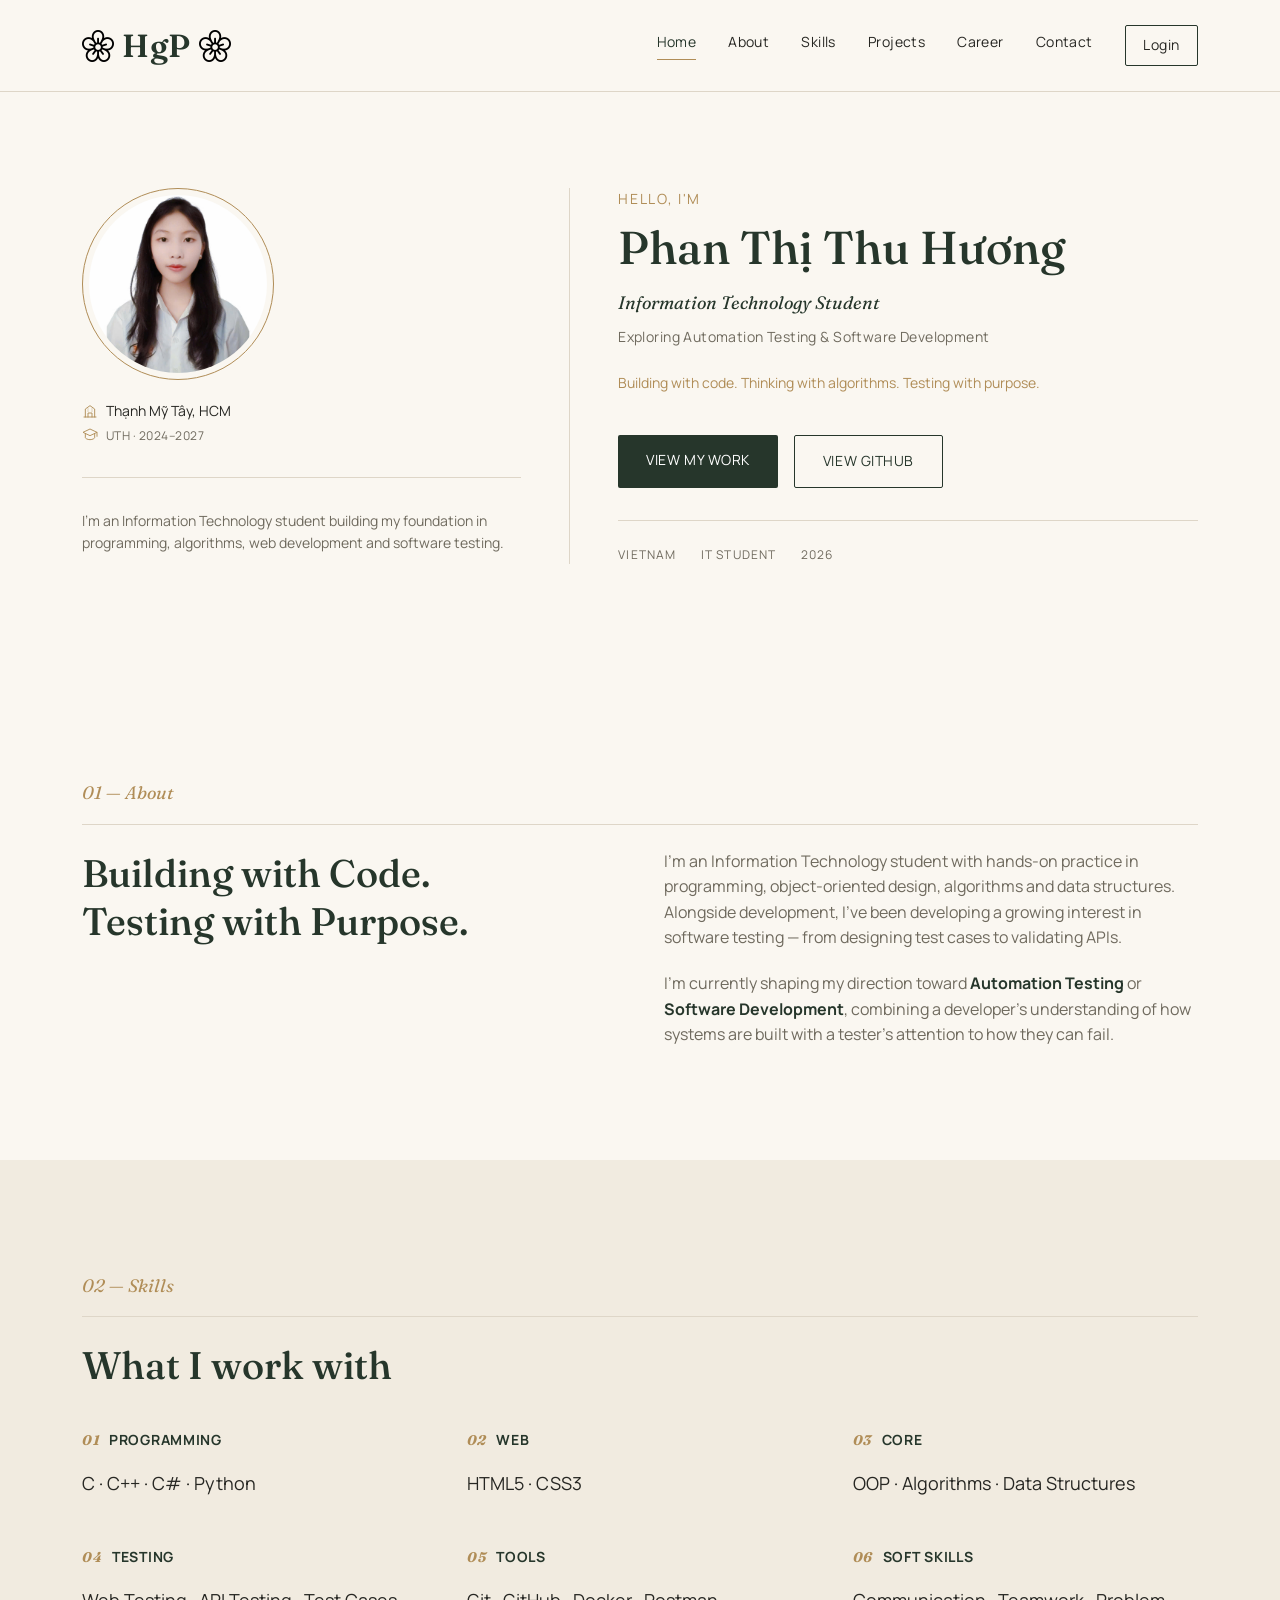
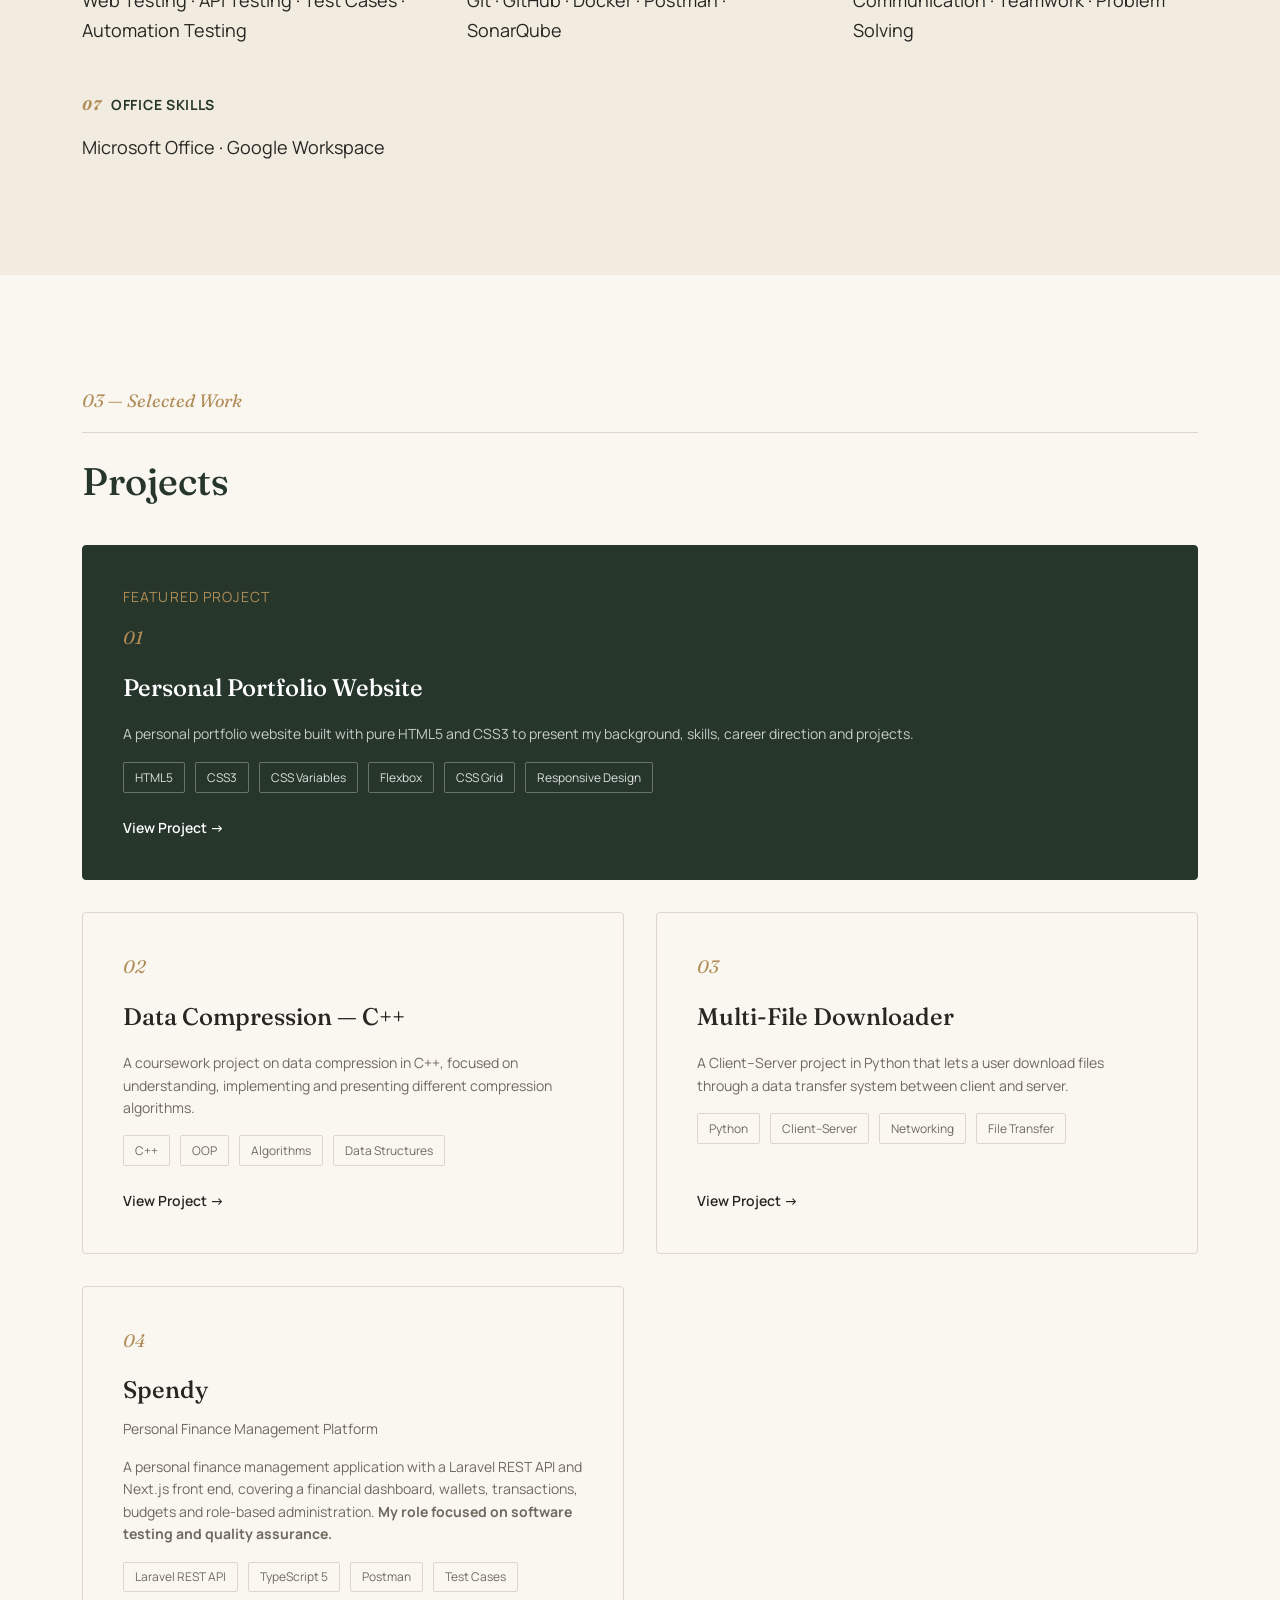
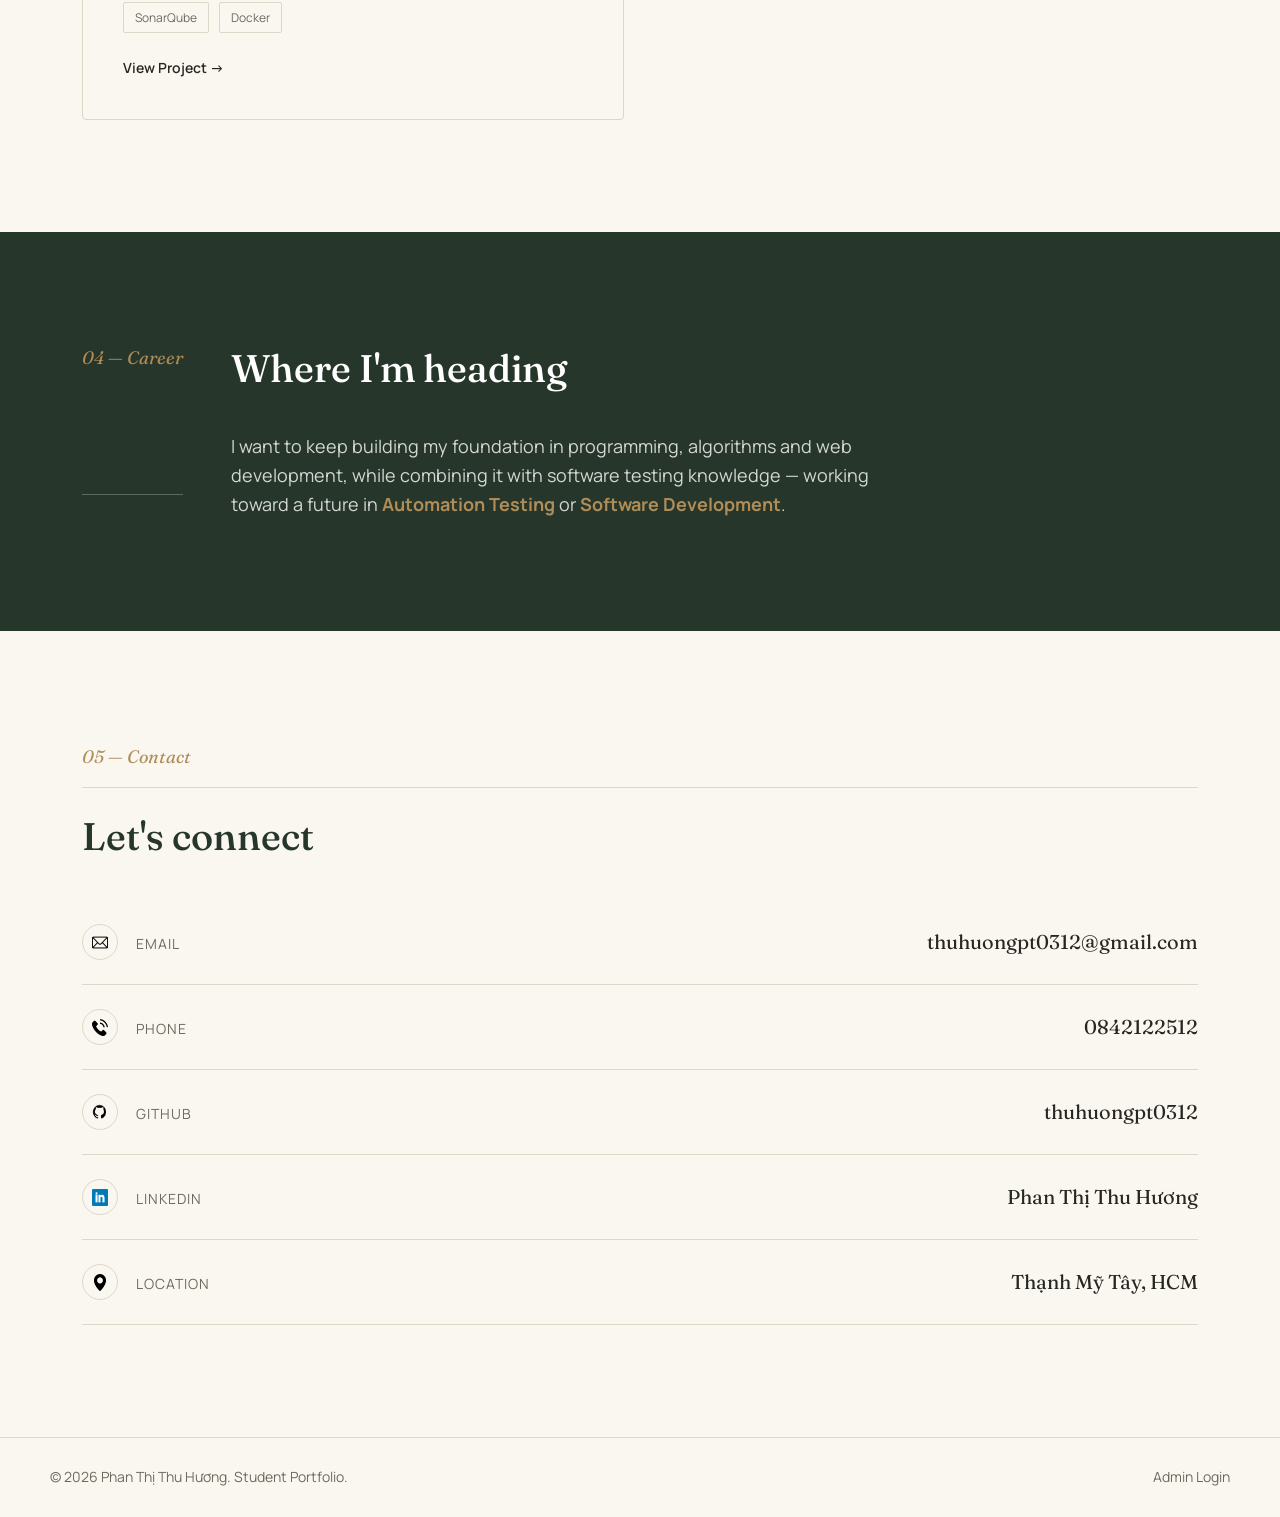
<file: index.html>
<!DOCTYPE html>
<html lang="en">
<head>
  <meta charset="UTF-8">
  <meta name="viewport" content="width=device-width, initial-scale=1.0">
  <title>Student Portfolio</title>
  <meta name="description" content="Personal portfolio of an Information Technology student focused on programming, web development and software testing.">

  <!-- Google Fonts: serif for headings, sans-serif for body  -->
  <link rel="preconnect" href="https://fonts.googleapis.com">
  <link href="https://fonts.googleapis.com/css2?family=Fraunces:ital,wght@0,400;0,500;0,600;1,400&family=Manrope:wght@400;500;600;700&display=swap" rel="stylesheet">

  <link rel="stylesheet" href="assets/css/style.css">
</head>
<body>

  <!--  NAVBAR (Flexbox) -->
  <header class="navbar">
    <!-- Mobile nav toggle -->
    <input type="checkbox" id="nav-toggle" class="nav-toggle-input">

    <div class="container navbar__inner">
      <a href="index.html" class="navbar__logo">
      <img src="assets/images/logo.png" alt="" class="navbar__logo-icon">
      <span class="navbar__logo-text">HgP</span>
      <img src="assets/images/logo.png" alt="" class="navbar__logo-icon">
      </a>

      <nav class="navbar__nav" aria-label="Main navigation">
        <a href="#home" class="navbar__link navbar__link--active">Home</a>
        <a href="#about" class="navbar__link">About</a>
        <a href="#skills" class="navbar__link">Skills</a>
        <a href="#projects" class="navbar__link">Projects</a>
        <a href="#career" class="navbar__link navbar__link--career">Career</a>
        <a href="#contact" class="navbar__link">Contact</a>
        <a href="login.html" class="navbar__login">Login</a>
      </nav>
      
    
      <label for="nav-toggle" class="nav-toggle-label" aria-label="Open menu">
        <img src="assets/images/menu.png" alt="" class="nav-toggle-icon">
      </label>
    </div>

    <!-- Mobile menu -->
    <nav class="navbar__mobile-nav" aria-label="Mobile navigation">
      <a href="#home" class="navbar__link--active">Home</a>
      <a href="#about">About</a>
      <a href="#skills">Skills</a>
      <a href="#projects">Projects</a>
      <a href="#career">Career</a>
      <a href="#contact">Contact</a>
      <a href="login.html">Login</a>
    </nav>
  </header>

  <main>

    <!-- HERO -->
    <section class="hero" id="home">
      <div class="container hero__grid">

        <div class="hero__main">
          <p class="eyebrow">Hello, I'm</p>
          <h1 class="hero__name">Phan Thị Thu Hương</h1>
          <p class="hero__role">Information Technology Student</p>
          <p class="hero__subtitle">Exploring Automation Testing &amp; Software Development</p>
          <p class="hero__tagline">Building with code. Thinking with algorithms. Testing with purpose.</p>

          <div class="hero__actions">
            <a href="#projects" class="btn btn--primary">View My Work</a>
            <a href="https://github.com/thuhuongpt0312" class="btn btn--ghost" target="_blank" rel="noopener">View GitHub</a>
          </div>

          <ul class="hero__meta">
            <li>Vietnam</li>
            <li>IT Student</li>
            <li>2026</li>
          </ul>
        </div>

        <aside class="hero__side">
          <figure class="hero__portrait">
            <img src="assets/images/avatar.jpg" alt="Portrait of Phan Thị Thu Hương" class="hero__portrait-img">
            <figcaption class="hero__portrait-caption">
              <p class="hero__portrait-location">
                <svg class="hero__portrait-icon" viewBox="0 0 24 24" fill="none" xmlns="http://www.w3.org/2000/svg" aria-hidden="true">
                  <path d="M3 21h18M5 21V9l7-5 7 5v12M9 21v-6h6v6M9 12h.01M15 12h.01M9 9h.01M15 9h.01" stroke="currentColor" stroke-width="1.4" stroke-linecap="round" stroke-linejoin="round"/>
                </svg>
                Thạnh Mỹ Tây, HCM
              </p>
              <p class="hero__portrait-school">
                <svg class="hero__portrait-icon" viewBox="0 0 24 24" fill="none" xmlns="http://www.w3.org/2000/svg" aria-hidden="true">
                  <path d="M12 3 1.5 8 12 13l10.5-5L12 3Z" stroke="currentColor" stroke-width="1.4" stroke-linejoin="round"/>
                  <path d="M5 10.5V16c0 1 3 3 7 3s7-2 7-3v-5.5" stroke="currentColor" stroke-width="1.4" stroke-linecap="round" stroke-linejoin="round"/>
                  <path d="M22.5 8v6" stroke="currentColor" stroke-width="1.4" stroke-linecap="round"/>
                </svg>
                UTH · 2024–2027
              </p>
            </figcaption>
          </figure>

          <p class="hero__intro">
            I'm an Information Technology student building my foundation in
            programming, algorithms, web development and software testing.
          </p>
        </aside>

      </div>
    </section>

    <!--  ABOUT  -->
    <section class="section" id="about">
      <div class="container">
        <p class="section-label">01 — About</p>

        <div class="about__grid">
          <h2 class="section-title">Building with Code.<br> Testing with Purpose.</h2>
          <div class="about__text">
            <p>
              I'm an Information Technology student with hands-on practice in programming, object-oriented design, algorithms and data structures. 
              Alongside development, I've been developing a growing interest in software testing — from designing test cases to validating APIs.
            <p>
              I'm currently shaping my direction toward
              <strong>Automation Testing</strong> or <strong>Software Development</strong>,
              combining a developer's understanding of how systems are built
              with a tester's attention to how they can fail.
            </p>
          </div>
        </div>
      </div>
    </section>

    <!-- SKILLS -->
    <section class="section section--surface" id="skills">
      <div class="container">
        <p class="section-label">02 — Skills</p>
        <h2 class="section-title">What I work with</h2>

        <div class="skills__list">

          <article class="skills__group">
            <h3 class="skills__group-title"><span>01</span> Programming</h3>
            <p class="skills__group-items">C · C++ · C# · Python</p>
          </article>

          <article class="skills__group">
            <h3 class="skills__group-title"><span>02</span> Web</h3>
            <p class="skills__group-items">HTML5 · CSS3</p>
          </article>

          <article class="skills__group">
            <h3 class="skills__group-title"><span>03</span> Core</h3>
            <p class="skills__group-items">OOP · Algorithms · Data Structures</p>
          </article>

          <article class="skills__group">
            <h3 class="skills__group-title"><span>04</span> Testing</h3>
            <p class="skills__group-items">Web Testing · API Testing · Test Cases · Automation Testing</p>
          </article>

          <article class="skills__group">
            <h3 class="skills__group-title"><span>05</span> Tools</h3>
            <p class="skills__group-items">Git · GitHub · Docker · Postman · SonarQube</p>
          </article>

          <article class="skills__group">
            <h3 class="skills__group-title"><span>06</span> Soft Skills</h3>
            <p class="skills__group-items">Communication · Teamwork · Problem Solving</p>
          </article>

          <article class="skills__group">
            <h3 class="skills__group-title"><span>07</span> Office Skills</h3>
            <p class="skills__group-items">Microsoft Office · Google Workspace</p>
          </article>

        </div>
      </div>
    </section>

    <!--  PROJECTS  -->
    <section class="section" id="projects">
      <div class="container">
        <p class="section-label">03 — Selected Work</p>
        <h2 class="section-title">Projects</h2>

        <div class="projects__grid">

          <!-- Project 01 — Featured -->
          <article class="project-card project-card--featured">
            <p class="project-card__featured-tag">Featured Project</p>
            <p class="project-card__index">01</p>
            <h3 class="project-card__title">Personal Portfolio Website</h3>
            <p class="project-card__desc">
              A personal portfolio website built with pure HTML5 and CSS3 to
              present my background, skills, career direction and projects.
            </p>
            <ul class="tags tags--small">
              <li class="tag">HTML5</li>
              <li class="tag">CSS3</li>
              <li class="tag">CSS Variables</li>
              <li class="tag">Flexbox</li>
              <li class="tag">CSS Grid</li>
              <li class="tag">Responsive Design</li>
            </ul>
            <a href="https://github.com/thuhuongpt0312/Personal-Portfolio-Website" class="project-card__link" target="_blank" rel="noopener">View Project →</a>
          </article>

          <!-- Project 02 -->
          <article class="project-card">
            <p class="project-card__index">02</p>
            <h3 class="project-card__title">Data Compression — C++</h3>
            <p class="project-card__desc">
              A coursework project on data compression in C++, focused on
              understanding, implementing and presenting different compression
              algorithms.
            </p>
            <ul class="tags tags--small">
              <li class="tag">C++</li>
              <li class="tag">OOP</li>
              <li class="tag">Algorithms</li>
              <li class="tag">Data Structures</li>
            </ul>
            <a href="https://github.com/thuhuongpt0312/DATA_COMPRESSION" class="project-card__link" target="_blank" rel="noopener">View Project →</a>
          </article>

          <!-- Project 03 -->
          <article class="project-card">
            <p class="project-card__index">03</p>
            <h3 class="project-card__title">Multi-File Downloader</h3>
            <p class="project-card__desc">
              A Client–Server project in Python that lets a user download files
              through a data transfer system between client and server.
            </p>
            <ul class="tags tags--small">
              <li class="tag">Python</li>
              <li class="tag">Client–Server</li>
              <li class="tag">Networking</li>
              <li class="tag">File Transfer</li>
            </ul>
            <a href="https://github.com/BobananaGH/multi-file-downloader" class="project-card__link" target="_blank" rel="noopener">View Project →</a>
          </article>

          <!-- Project 04 -->
          <article class="project-card">
            <p class="project-card__index">04</p>
            <h3 class="project-card__title">Spendy</h3>
            <p class="project-card__subtitle">Personal Finance Management Platform</p>
            <p class="project-card__desc">
              A personal finance management application with a Laravel REST API
              and Next.js front end, covering a financial dashboard, wallets,
              transactions, budgets and role-based administration.
              <strong>My role focused on software testing and quality assurance.</strong>
            </p>
            <ul class="tags tags--small">
              <li class="tag">Laravel REST API</li>
              <li class="tag">TypeScript 5</li>
              <li class="tag">Postman</li>
              <li class="tag">Test Cases</li>
              <li class="tag">SonarQube</li>
              <li class="tag">Docker</li>
            </ul>
            <a href="https://github.com/nqkha06/kcpn-2026" class="project-card__link" target="_blank" rel="noopener">View Project →</a>
          </article>

        </div>
      </div>
    </section>

    <!--  CAREER  -->
    <section class="section section--dark" id="career">
      <div class="container career__grid">
        <p class="section-label section-label--light">04 — Career</p>
        <div>
          <h2 class="section-title section-title--light">Where I'm heading</h2>
          <p class="career__text">
            I want to keep building my foundation in programming, algorithms
            and web development, while combining it with software testing
            knowledge — working toward a future in
            <strong>Automation Testing</strong> or <strong>Software Development</strong>.
          </p>
        </div>
      </div>
    </section>

    <!--  CONTACT -->
    <section class="section" id="contact">
      <div class="container">
        <p class="section-label">05 — Contact</p>
        <h2 class="section-title">Let's connect</h2>

        <div class="contact__list">
          <a href="mailto:thuhuongpt0312@gmail.com" class="contact__item">
            <span class="contact__icon">
              <img src="assets/images/mail.png" alt="" class="contact__icon-img">
            </span>
            <span class="contact__text">
              <span class="contact__label">Email</span>
              <span class="contact__value">thuhuongpt0312@gmail.com</span>
            </span>
          </a>
          <a href="tel:0842122512" class="contact__item">
            <span class="contact__icon">
              <img src="assets/images/phone.png" alt="" class="contact__icon-img">
            </span>
            <span class="contact__text">
              <span class="contact__label">Phone</span>
              <span class="contact__value">0842122512</span>
            </span>
          </a>
          <a href="https://github.com/thuhuongpt0312" class="contact__item" target="_blank" rel="noopener">
            <span class="contact__icon">
              <img src="assets/images/github.png" alt="" class="contact__icon-img">
            </span>
            <span class="contact__text">
              <span class="contact__label">GitHub</span>
              <span class="contact__value">thuhuongpt0312</span>
            </span>
          </a>
          <a href="https://www.linkedin.com/in/phan-th%E1%BB%8B-thu-h%C6%B0%C6%A1ng-b1714a387/?isSelfProfile=true" class="contact__item" target="_blank" rel="noopener">
            <span class="contact__icon">
              <img src="assets/images/linkedin.png" alt="" class="contact__icon-img">
            </span>
            <span class="contact__text">
              <span class="contact__label">LinkedIn</span>
              <span class="contact__value">Phan Thị Thu Hương</span>
            </span>
          </a>
          <div class="contact__item contact__item--static">
            <span class="contact__icon">
              <img src="assets/images/location.png" alt="" class="contact__icon-img">
            </span>
            <span class="contact__text">
              <span class="contact__label">Location</span>
              <span class="contact__value">Thạnh Mỹ Tây, HCM</span>
            </span>
          </div>
        </div>
      </div>
    </section>

  </main>

  <!--  FOOTER -->
  <footer class="footer">
    <div class="container footer__inner">
      <p>© 2026 Phan Thị Thu Hương. Student Portfolio.</p>
      <a href="login.html">Admin Login</a>
    </div>
  </footer>

</body>
</html>
</file>
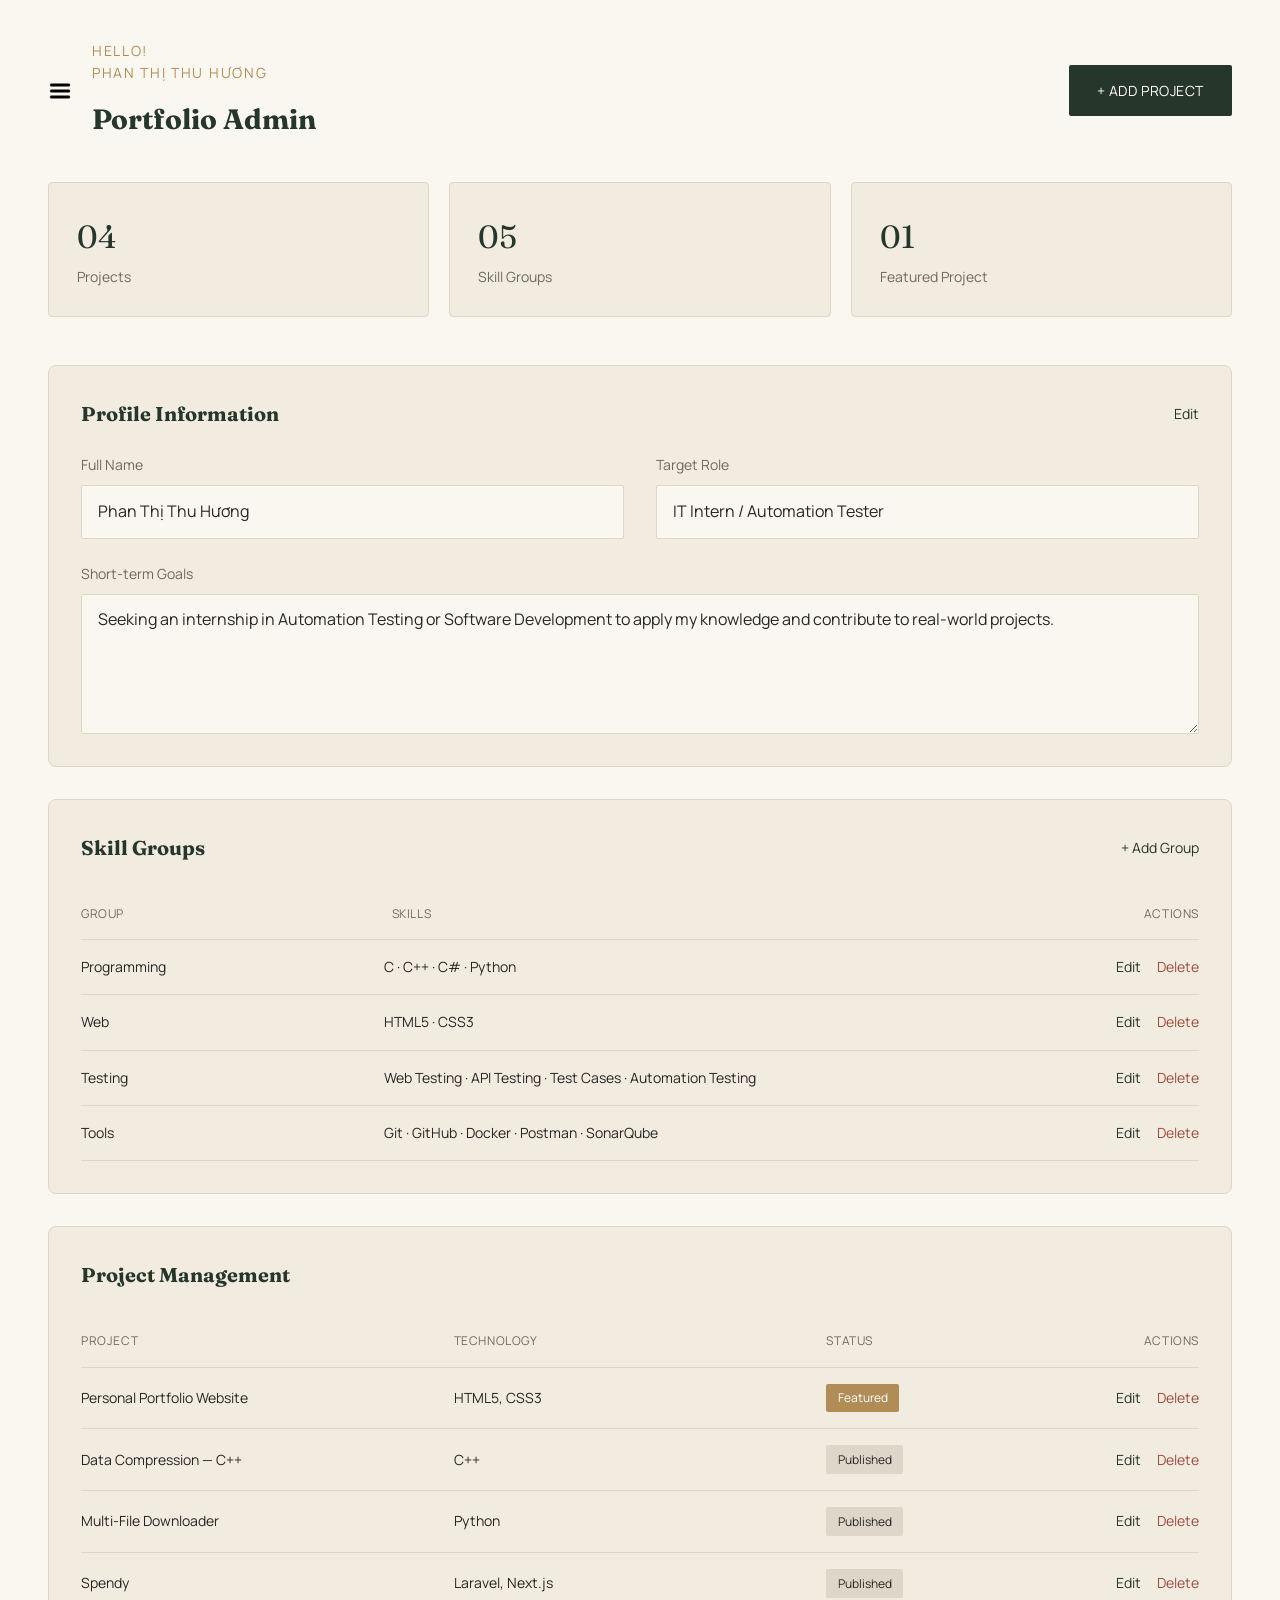
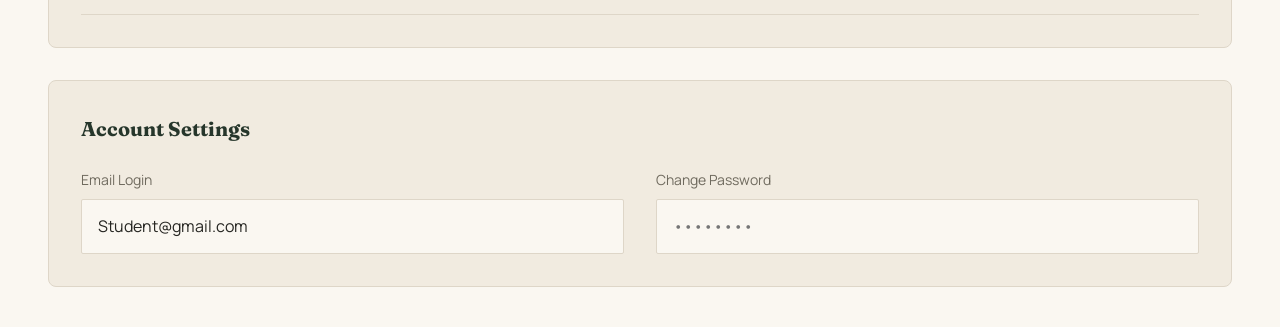
<file: admin.html>
<!DOCTYPE html>
<html lang="en">
<head>
  <meta charset="UTF-8">
  <meta name="viewport" content="width=device-width, initial-scale=1.0">
  <title>Admin Page</title>

  <!-- Google Fonts: serif for headings, sans-serif for body  -->
  <link rel="preconnect" href="https://fonts.googleapis.com">
  <link href="https://fonts.googleapis.com/css2?family=Fraunces:ital,wght@0,400;0,500;0,600;1,400&family=Manrope:wght@400;500;600;700&display=swap" rel="stylesheet">

  <link rel="stylesheet" href="assets/css/style.css">
</head>
<body>

  <!-- Sidebar toggle -->
  <input type="checkbox" id="admin-nav-toggle" class="admin-nav-toggle-input">

  <!--  ADMIN LAYOUT  -->
  <div class="admin">

    <!-- Sidebar -->
    <aside class="admin__sidebar">
      <a href="index.html" class="navbar__logo">
      <img src="assets/images/logo.png" alt="" class="navbar__logo-icon">
      <span class="navbar__logo-text">HgP</span>
      <img src="assets/images/logo.png" alt="" class="navbar__logo-icon">
      </a>

      <nav class="admin__nav" aria-label="Admin navigation">
        <a href="#dashboard" class="admin__nav-link admin__nav-link--active">Dashboard</a>
        <a href="#profile" class="admin__nav-link">Profile</a>
        <a href="#skills" class="admin__nav-link">Skills</a>
        <a href="#projects" class="admin__nav-link">Projects</a>
        <a href="#settings" class="admin__nav-link">Settings</a>
      </nav>

      <a href="login.html" class="admin__logout">Logout</a>
    </aside>

    <!-- Main content -->
    <main class="admin__main">

      <!-- Toolbar (Flexbox) -->
      <div class="admin__toolbar">
        <div class="admin__toolbar-left">
          <label for="admin-nav-toggle" class="admin__nav-toggle-label" aria-label="Toggle menu">
            <img src="assets/images/menu.png" alt="" class="nav-toggle-icon">
          </label>
          <div>
            <p class="eyebrow">Hello! <br>
              Phan Thị Thu Hương</p>
            <h1 class="admin__page-title">Portfolio Admin</h1>
          </div>
        </div>
        <button type="button" class="btn btn--primary">+ Add Project</button>
      </div>

      <!-- Statistic cards -->
      <section class="admin__stats" id="dashboard" aria-label="Portfolio statistics">
        <article class="stat-card">
          <p class="stat-card__value">04</p>
          <p class="stat-card__label">Projects</p>
        </article>
        <article class="stat-card">
          <p class="stat-card__value">05</p>
          <p class="stat-card__label">Skill Groups</p>
        </article>
        <article class="stat-card">
          <p class="stat-card__value">01</p>
          <p class="stat-card__label">Featured Project</p>
        </article>
      </section>

      <!-- Personal info — editable profile card -->
      <section class="admin__panel" id="profile">
        <div class="admin__panel-header">
          <h2 class="admin__panel-title">Profile Information</h2>
          <button type="button" class="btn-text">Edit</button>
        </div>

        <div class="admin__profile-form">
          <div class="form-field">
            <label for="full-name">Full Name</label>
            <input type="text" id="full-name" name="full-name" value="Phan Thị Thu Hương">
          </div>

          <div class="form-field">
            <label for="target-role">Target Role</label>
            <input type="text" id="target-role" name="target-role" value="IT Intern / Automation Tester">
          </div>

          <div class="form-field form-field--full">
            <label for="short-goal">Short-term Goals</label>
            <textarea id="short-goal" name="short-goal" rows="4">Seeking an internship in Automation Testing or Software Development to apply my knowledge and contribute to real-world projects.</textarea>
          </div>
        </div>
      </section>

      <!-- Skill groups -->
      <section class="admin__panel" id="skills">
        <div class="admin__panel-header">
          <h2 class="admin__panel-title">Skill Groups</h2>
          <button type="button" class="btn-text">+ Add Group</button>
        </div>

        <div class="admin__table">
          <div class="admin__table-row admin__table-row--skills admin__table-row--head">
            <span>Group</span>
            <span>Skills</span>
            <span>Actions</span>
          </div>

          <div class="admin__table-row admin__table-row--skills">
            <span>Programming</span>
            <span>C · C++ · C# · Python</span>
            <span class="admin__row-actions">
              <button type="button" class="btn-text">Edit</button>
              <button type="button" class="btn-text btn-text--danger">Delete</button>
            </span>
          </div>

          <div class="admin__table-row admin__table-row--skills">
            <span>Web</span>
            <span>HTML5 · CSS3</span>
            <span class="admin__row-actions">
              <button type="button" class="btn-text">Edit</button>
              <button type="button" class="btn-text btn-text--danger">Delete</button>
            </span>
          </div>

          <div class="admin__table-row admin__table-row--skills">
            <span>Testing</span>
            <span>Web Testing · API Testing · Test Cases · Automation Testing</span>
            <span class="admin__row-actions">
              <button type="button" class="btn-text">Edit</button>
              <button type="button" class="btn-text btn-text--danger">Delete</button>
            </span>
          </div>

          <div class="admin__table-row admin__table-row--skills">
            <span>Tools</span>
            <span>Git · GitHub · Docker · Postman · SonarQube</span>
            <span class="admin__row-actions">
              <button type="button" class="btn-text">Edit</button>
              <button type="button" class="btn-text btn-text--danger">Delete</button>
            </span>
          </div>
        </div>
      </section>

      <!-- Project management -->
      <section class="admin__panel" id="projects">
        <div class="admin__panel-header">
          <h2 class="admin__panel-title">Project Management</h2>
        </div>

        <div class="admin__table">
          <div class="admin__table-row admin__table-row--head">
            <span>Project</span>
            <span>Technology</span>
            <span>Status</span>
            <span>Actions</span>
          </div>

          <div class="admin__table-row">
            <span>Personal Portfolio Website</span>
            <span>HTML5, CSS3</span>
            <span class="status-badge status-badge--featured">Featured</span>
            <span class="admin__row-actions">
              <button type="button" class="btn-text">Edit</button>
              <button type="button" class="btn-text btn-text--danger">Delete</button>
            </span>
          </div>

          <div class="admin__table-row">
            <span>Data Compression — C++</span>
            <span>C++</span>
            <span class="status-badge">Published</span>
            <span class="admin__row-actions">
              <button type="button" class="btn-text">Edit</button>
              <button type="button" class="btn-text btn-text--danger">Delete</button>
            </span>
          </div>

          <div class="admin__table-row">
            <span>Multi-File Downloader</span>
            <span>Python</span>
            <span class="status-badge">Published</span>
            <span class="admin__row-actions">
              <button type="button" class="btn-text">Edit</button>
              <button type="button" class="btn-text btn-text--danger">Delete</button>
            </span>
          </div>

          <div class="admin__table-row">
            <span>Spendy</span>
            <span>Laravel, Next.js</span>
            <span class="status-badge">Published</span>
            <span class="admin__row-actions">
              <button type="button" class="btn-text">Edit</button>
              <button type="button" class="btn-text btn-text--danger">Delete</button>
            </span>
          </div>
        </div>
      </section>

      <!-- Settings -->
      <section class="admin__panel" id="settings">
        <div class="admin__panel-header">
          <h2 class="admin__panel-title">Account Settings</h2>
        </div>

        <div class="admin__profile-form">
          <div class="form-field">
            <label for="account-email">Email Login</label>
            <input type="text" id="account-email" name="account-email" value="Student@gmail.com">
          </div>

          <div class="form-field">
            <label for="new-password">Change Password</label>
            <input type="password" id="new-password" name="new-password" placeholder="••••••••">
          </div>
        </div>
      </section>

    </main>
  </div>

</body>
</html>
</file>
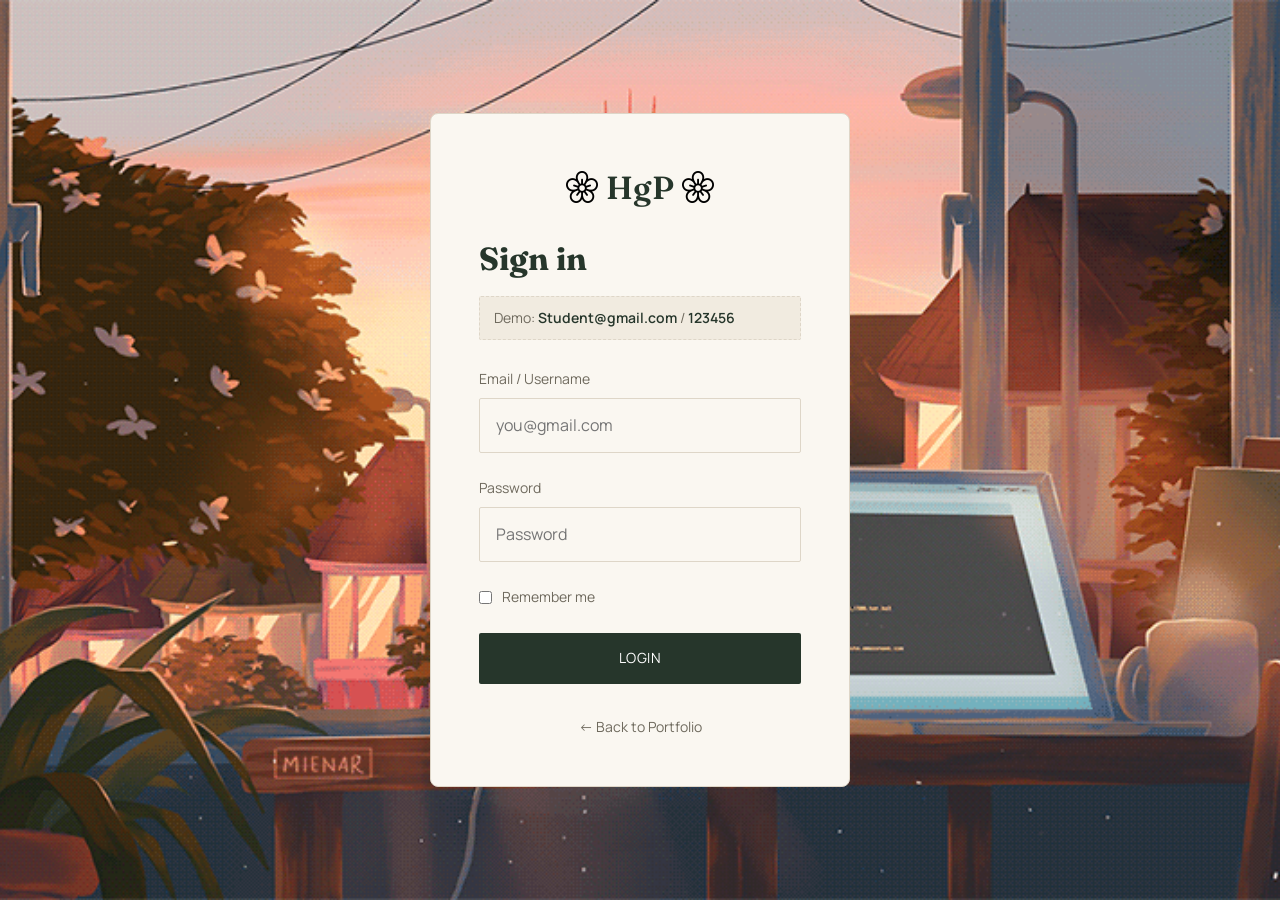
<file: login.html>
<!DOCTYPE html>
<html lang="en">
<head>
  <meta charset="UTF-8">
  <meta name="viewport" content="width=device-width, initial-scale=1.0">
  <title>Login Page</title>

  <!-- Google Fonts: serif for headings, sans-serif for body  -->
  <link rel="preconnect" href="https://fonts.googleapis.com">
  <link href="https://fonts.googleapis.com/css2?family=Fraunces:ital,wght@0,400;0,500;0,600;1,400&family=Manrope:wght@400;500;600;700&display=swap" rel="stylesheet">

  <link rel="stylesheet" href="assets/css/style.css">
</head>
<body>

  <main class="login">
    <div class="login__panel">

    <a href="index.html" class="navbar__logo_login">
      <img src="assets/images/logo.png" alt="" class="navbar__logo-icon">
      <span class="navbar__logo-text">HgP</span>
      <img src="assets/images/logo.png" alt="" class="navbar__logo-icon">
      </a>

      <h1 class="login__title">Sign in</h1>

      <!-- Login → Admin  -->
      <p class="login__demo-hint">Demo: <strong>Student@gmail.com</strong> / <strong>123456</strong></p>

      <form class="login__form" action="admin.html" method="get">

        <div class="form-field">
          <label for="email">Email / Username</label>
          <input type="text" id="email" name="email" placeholder="you@gmail.com" autocomplete="username">
        </div>

        <div class="form-field">
          <label for="password">Password</label>
          <input type="password" id="password" name="password" placeholder="Password" autocomplete="current-password">
        </div>

        <div class="form-field form-field--row">
          <label class="checkbox-label">
            <input type="checkbox" id="remember" name="remember">
            Remember me
          </label>
        </div>

        <button type="submit" class="btn btn--primary btn--full">Login</button>

      </form>

      <a href="index.html" class="login__back">← Back to Portfolio</a>

    </div>
  </main>

</body>
</html>
</file>
<file: assets/css/style.css>
/* =========================================================
   PERSONAL PORTFOLIO — STYLE.CSS
   ========================================================= */

/* VARIABLES */

:root {
  /* Colors */
  --color-primary: #26362B;      /* Headings, primary buttons */
  --color-secondary: #4B4A32;    /* Secondary accents, dark section bg */
  --color-background: #FAF7F1;   /* Page background */
  --color-surface: #F1EBE0;      /* Alternate section bg */
  --color-text: #262622;         /* Main text */
  --color-text-muted: #6F6A5E;   /* Descriptions */
  --color-accent: #B08D57;       /* Accents, numbering */
  --color-border: #DED6C8;       
  --color-white: #FFFFFF;

  /* Typography */
  --font-heading: 'Fraunces', Georgia, serif;
  --font-body: 'Manrope', -apple-system, sans-serif;
  --font-size-base: 16px;
  --font-size-sm: 0.875rem;
  --font-size-lg: 1.125rem;

  /* Radius & spacing */
  --radius-sm: 2px;
  --radius-md: 4px;
  --radius-lg: 8px;
  --container-width: 1180px;
  --section-padding: 7rem;
  --transition-fast: 0.2s ease;
}


/* RESET */
*,
*::before,
*::after {
  margin: 0;
  padding: 0;
  box-sizing: border-box;
}

html {
  scroll-behavior: smooth;
}

img {
  max-width: 100%;
  display: block;
}

a {
  text-decoration: none;
  color: inherit;
}

ul {
  list-style: none;
}

button {
  font: inherit;
  cursor: pointer;
  border: none;
  background: none;
}

input {
  font: inherit;
}


/* GLOBAL  */
body {
  font-family: var(--font-body);
  font-size: var(--font-size-base);
  color: var(--color-text);
  background-color: var(--color-background);
  line-height: 1.6;
  overflow-x: hidden; 
}

.container {
  width: 100%;
  max-width: var(--container-width);
  margin: 0 auto;
  padding: 0 2rem;
}

.section {
  padding: var(--section-padding) 0;
}

.section--surface {
  background-color: var(--color-surface);
}

.section--dark {
  background-color: var(--color-primary);
  color: var(--color-white);
}

.eyebrow {
  font-size: var(--font-size-sm);
  letter-spacing: 0.12em;
  text-transform: uppercase;
  color: var(--color-accent);
  margin-bottom: 0.75rem;
}

.section-label {
  font-family: var(--font-heading);
  font-style: italic;
  font-size: var(--font-size-lg);
  color: var(--color-accent);
  margin-bottom: 1.5rem;
  padding-bottom: 1rem;
  border-bottom: 1px solid var(--color-border);
}

.section-label--light {
  border-bottom-color: rgba(255, 255, 255, 0.25);
}

.section-title {
  font-family: var(--font-heading);
  font-weight: 500;
  font-size: clamp(1.75rem, 3vw, 2.5rem);
  line-height: 1.25;
  color: var(--color-primary);
  margin-bottom: 2.5rem;
}

.section-title--light {
  color: var(--color-white);
}

/* Buttons */
.btn {
  display: inline-block;
  padding: 0.9rem 1.75rem;
  border-radius: var(--radius-sm);
  font-size: var(--font-size-sm);
  letter-spacing: 0.04em;
  text-transform: uppercase;
  transition: background-color var(--transition-fast), color var(--transition-fast), border-color var(--transition-fast);
}

.btn--primary {
  background-color: var(--color-primary);
  color: var(--color-white);
}

.btn--primary:hover {
  background-color: var(--color-secondary);
}

.btn--ghost {
  border: 1px solid var(--color-primary);
  color: var(--color-primary);
}

.btn--ghost:hover {
  background-color: var(--color-primary);
  color: var(--color-white);
}

.btn--full {
  width: 100%;
  text-align: center;
}

/* Tag list — used for Skills and Project technologies */
.tags {
  display: flex;
  flex-wrap: wrap;
  gap: 0.6rem;
}

.tag {
  border: 1px solid var(--color-border);
  border-radius: var(--radius-sm);
  padding: 0.4rem 0.9rem;
  font-size: var(--font-size-sm);
  color: var(--color-text-muted);
}

.tags--small .tag {
  font-size: 0.75rem;
  padding: 0.3rem 0.7rem;
}


/* NAVBAR */
.navbar {
  background-color: var(--color-background);
  border-bottom: 1px solid var(--color-border);
  position: sticky;
  top: 0;
  z-index: 100;
}

.navbar__inner {
  display: flex;
  align-items: center;
  justify-content: space-between;
  padding-top: 1.25rem;
  padding-bottom: 1.25rem;
}

.navbar__logo {
  display: flex;
  align-items: center;
  gap: 0.5rem;
}

.navbar__logo-icon {
  width: 32px;
  height: 32px;
  object-fit: contain;
}

.navbar__logo_login {
  display: flex;
  align-items: center;
  justify-content: center;
  gap: 0.5rem;
  width: 100%;
  margin-bottom: 20px;
}

.navbar__logo-text {
  font-family: var(--font-heading);
  font-size: 2rem;
  font-weight: 600;
  letter-spacing: 0.02em;
  color: var(--color-primary);
}

.navbar__nav {
  display: flex;
  align-items: center;
  gap: 2rem;
  font-size: var(--font-size-sm);
  letter-spacing: 0.03em;
}

.navbar__link {
  padding-bottom: 0.35rem;
  border-bottom: 1px solid transparent;
  transition: color var(--transition-fast), border-color var(--transition-fast);
}

.navbar__link:hover {
  color: var(--color-accent);
}

/* Active page indicator */
.navbar__link--active {
  color: var(--color-primary);
  border-bottom-color: var(--color-accent);
}

.navbar__login {
  border: 1px solid var(--color-primary);
  border-radius: var(--radius-sm);
  padding: 0.5rem 1.1rem;
}

.navbar__login:hover {
  background-color: var(--color-primary);
  color: var(--color-white);
}

/* Mobile nav toggle  */
.nav-toggle-input {
  display: none;
}

.nav-toggle-label {
  display: none;
  cursor: pointer;
}

.nav-toggle-icon {
  width: 24px;
  height: 24px;
  object-fit: contain;
  display: block;
}

.navbar__mobile-nav {
  display: none;
  flex-direction: column;
  padding: 0 2rem 1.5rem;
}

.navbar__mobile-nav a {
  padding: 0.75rem 0;
  border-bottom: 1px solid var(--color-border);
  font-size: var(--font-size-sm);
}

.navbar__mobile-nav .navbar__link--active {
  color: var(--color-accent);
}


/* HERO */
.hero {
  padding: 6rem 0 5rem;
}

.hero__grid {
  display: flex;
  justify-content: space-between;
  align-items: flex-start;
  gap: 3rem;
}

.hero__main {
  flex: 1 1 55%;
  border-left: 1px solid var(--color-border);
  padding-left: 3rem;
}

.hero__name {
  font-family: var(--font-heading);
  font-weight: 500;
  font-size: clamp(1.75rem, 3.6vw, 3rem);
  line-height: 1.1;
  white-space: nowrap;
  color: var(--color-primary);
  margin-bottom: 1rem;
}

.hero__role {
  font-family: var(--font-heading);
  font-style: italic;
  font-size: var(--font-size-lg);
  color: var(--color-primary);
  margin-bottom: 0.5rem;
}

.hero__subtitle {
  font-size: var(--font-size-sm);
  letter-spacing: 0.03em;
  color: var(--color-text-muted);
  margin-bottom: 1.5rem;
}

.hero__tagline {
  font-size: var(--font-size-sm);
  color: var(--color-accent);
  margin-bottom: 2.5rem;
}

.hero__actions {
  display: flex;
  flex-wrap: wrap;
  gap: 1rem;
}

/* Small meta strip */
.hero__meta {
  display: flex;
  gap: 1.5rem;
  margin-top: 2rem;
  padding-top: 1.5rem;
  border-top: 1px solid var(--color-border);
}

.hero__meta li {
  font-size: 0.75rem;
  letter-spacing: 0.1em;
  text-transform: uppercase;
  color: var(--color-text-muted);
}

.hero__side {
  order: -1;
  flex: 1 1 38%;
}

/* Portrait — avatar */
.hero__portrait {
  display: flex;
  flex-direction: column;
  align-items: flex-start;
  gap: 1.25rem;
  margin-bottom: 2rem;
  padding-bottom: 2rem;
  border-bottom: 1px solid var(--color-border);
}

.hero__portrait-img {
  width: 192px;
  height: 192px;
  border-radius: 50%;
  object-fit: cover;
  border: 1px solid var(--color-accent);
  padding: 6px;
}

.hero__portrait-caption {
  font-size: var(--font-size-sm);
}

.hero__portrait-location {
  display: flex;
  align-items: center;
  gap: 0.5rem;
  color: var(--color-text);
  margin-bottom: 0.2rem;
}

.hero__portrait-school {
  display: flex;
  align-items: center;
  gap: 0.5rem;
  color: var(--color-text-muted);
  font-size: 0.75rem;
  letter-spacing: 0.04em;
}

.hero__portrait-icon {
  flex: 0 0 auto;
  width: 1rem;
  height: 1rem;
  color: var(--color-accent);
}

.hero__intro {
  color: var(--color-text-muted);
  font-size: var(--font-size-sm);
  margin-bottom: 2rem;
}
/* ABOUT */
.about__grid {
  display: flex;
  flex-wrap: wrap;
  gap: 3rem;
  justify-content: space-between;
}

.about__grid .section-title {
  flex: 1 1 45%;
  margin-bottom: 0;
}

.about__text {
  flex: 1 1 45%;
  color: var(--color-text-muted);
  display: flex;
  flex-direction: column;
  gap: 1.25rem;
}

.about__text strong {
  color: var(--color-primary);
}


/* SKILLS */
.skills__list {
  display: flex;
  flex-wrap: wrap;
  gap: 3rem 2.5rem;
}

.skills__group {
  flex: 1 1 260px;
}

.skills__group-title {
  display: flex;
  align-items: baseline;
  gap: 0.6rem;
  font-family: var(--font-body);
  font-weight: 700;
  font-size: var(--font-size-sm);
  letter-spacing: 0.05em;
  text-transform: uppercase;
  color: var(--color-primary);
  margin-bottom: 1rem;
}

.skills__group-title span {
  font-family: var(--font-heading);
  font-style: italic;
  color: var(--color-accent);
}

.skills__group-items {
  font-size: var(--font-size-lg);
  color: var(--color-text);
  line-height: 1.7;
}


/* PROJECTS */
.projects__grid {
  display: grid;
  grid-template-columns: repeat(2, 1fr);
  gap: 2rem;
}

.project-card {
  border: 1px solid var(--color-border);
  border-radius: var(--radius-md);
  padding: 2.5rem;
  display: flex;
  flex-direction: column;
  gap: 1rem;
  background-color: var(--color-background);
  transition: border-color var(--transition-fast);
}

.project-card:hover {
  border-color: var(--color-accent);
}

.project-card--featured {
  grid-column: 1 / -1;
  background-color: var(--color-primary);
  color: var(--color-white);
  border-color: var(--color-primary);
}

.project-card--featured .project-card__desc,
.project-card--featured .project-card__subtitle {
  color: rgba(255, 255, 255, 0.75);
}

.project-card--featured .tag {
  border-color: rgba(255, 255, 255, 0.3);
  color: rgba(255, 255, 255, 0.85);
}

.project-card__featured-tag {
  font-size: var(--font-size-sm);
  letter-spacing: 0.08em;
  text-transform: uppercase;
  color: var(--color-accent);
}

.project-card__index {
  font-family: var(--font-heading);
  font-style: italic;
  color: var(--color-accent);
  font-size: var(--font-size-lg);
}

.project-card__title {
  font-family: var(--font-heading);
  font-weight: 500;
  font-size: 1.5rem;
}

.project-card__subtitle {
  font-size: var(--font-size-sm);
  color: var(--color-text-muted);
  margin-top: -0.5rem;
}

.project-card__desc {
  color: var(--color-text-muted);
  font-size: var(--font-size-sm);
}

.project-card__link {
  margin-top: auto;
  font-size: var(--font-size-sm);
  font-weight: 600;
  padding-top: 0.5rem;
}

.project-card--featured .project-card__link {
  color: var(--color-white);
}


/* CAREER */
.career__grid {
  display: flex;
  flex-wrap: wrap;
  gap: 2rem 3rem;
}

.career__grid .section-label {
  flex: 0 0 auto;
}

.career__text {
  max-width: 640px;
  color: rgba(255, 255, 255, 0.8);
  font-size: var(--font-size-lg);
}

.career__text strong {
  color: var(--color-accent);
}


/* CONTACT */
.contact__list {
  display: flex;
  flex-direction: column;
}

.contact__item {
  display: flex;
  align-items: center;
  gap: 1.1rem;
  padding: 1.5rem 0;
  border-bottom: 1px solid var(--color-border);
  transition: color var(--transition-fast);
}

.contact__item:hover {
  color: var(--color-accent);
}

/* Static row */
.contact__item--static {
  cursor: default;
}

.contact__item--static:hover {
  color: inherit;
}

/* Icon slot  */
.contact__icon {
  flex: 0 0 auto;
  display: flex;
  align-items: center;
  justify-content: center;
  width: 2.25rem;
  height: 2.25rem;
  border: 1px solid var(--color-border);
  border-radius: 50%;
  transition: border-color var(--transition-fast);
}

.contact__item:hover .contact__icon {
  border-color: var(--color-accent);
}

.contact__icon-img {
  width: 1.05rem;
  height: 1.05rem;
  object-fit: contain;
}

/* Text block */
.contact__text {
  flex: 1;
  display: flex;
  flex-wrap: wrap;
  justify-content: space-between;
  align-items: baseline;
  gap: 0.5rem 1rem;
}

.contact__label {
  font-size: var(--font-size-sm);
  text-transform: uppercase;
  letter-spacing: 0.08em;
  color: var(--color-text-muted);
}

.contact__value {
  font-family: var(--font-heading);
  font-size: 1.25rem;
}


/* FOOTER */
.footer {
  border-top: 1px solid var(--color-border);
}

.footer__inner {
  display: flex;
  justify-content: space-between;
  align-items: center;
  padding: 1.75rem 0;
  font-size: var(--font-size-sm);
  color: var(--color-text-muted);
}

.footer__inner a:hover {
  color: var(--color-accent);
}


/* LOGIN PAGE */
.login {
  position: relative;
  min-height: 100vh;
  display: flex;
  align-items: center;
  justify-content: center;
  padding: 2rem;
  overflow: hidden;

  /* Background GIF  */
  background-color: var(--color-surface);
  background-image: url('../images/login-bg.gif');
  background-size: cover;
  background-position: center;
  background-repeat: no-repeat;
}

.login__panel {
  position: relative;
  z-index: 1;
}

.login__panel {
  width: 100%;
  max-width: 420px;
  background-color: var(--color-background);
  border: 1px solid var(--color-border);
  border-radius: var(--radius-lg);
  padding: 3rem;
}

.login__title {
  font-family: var(--font-heading);
  font-size: 2rem;
  color: var(--color-primary);
  margin-bottom: 0.75rem;
}

.login__demo-hint {
  font-size: var(--font-size-sm);
  color: var(--color-text-muted);
  background-color: var(--color-surface);
  border: 1px dashed var(--color-border);
  border-radius: var(--radius-sm);
  padding: 0.6rem 0.9rem;
  margin-bottom: 1.75rem;
}

.login__demo-hint strong {
  color: var(--color-primary);
  font-weight: 600;
}

.login__form {
  display: flex;
  flex-direction: column;
  gap: 1.5rem;
}

.form-field {
  display: flex;
  flex-direction: column;
  gap: 0.5rem;
}

.form-field label {
  font-size: var(--font-size-sm);
  color: var(--color-text-muted);
}

.form-field input[type="text"],
.form-field input[type="password"],
.form-field textarea {
  border: 1px solid var(--color-border);
  border-radius: var(--radius-sm);
  padding: 0.85rem 1rem;
  background-color: var(--color-background);
  color: var(--color-text);
  font-family: inherit;
  font-size: var(--font-size-base);
  resize: vertical;
}

.form-field input:focus {
  outline: 2px solid var(--color-accent);
  outline-offset: 2px;
}

.form-field--row {
  flex-direction: row;
  align-items: center;
}

.checkbox-label {
  display: flex;
  align-items: center;
  gap: 0.6rem;
  font-size: var(--font-size-sm);
  color: var(--color-text-muted);
}

.login__back {
  display: block;
  text-align: center;
  margin-top: 2rem;
  font-size: var(--font-size-sm);
  color: var(--color-text-muted);
}

.login__back:hover {
  color: var(--color-accent);
}


/* ADMIN DASHBOARD */
.admin {
  display: grid;
  grid-template-columns: 0 1fr;
  min-height: 100vh;
  transition: grid-template-columns 0.25s ease;
}

/* Sidebar toggle (checkbox hack) */
.admin-nav-toggle-input {
  position: absolute;
  opacity: 0;
  pointer-events: none;
}

.admin-nav-toggle-input:checked ~ .admin {
  grid-template-columns: 260px 1fr;
}

.admin-nav-toggle-input:checked ~ .admin .admin__sidebar {
  padding: 2rem 1.75rem;
}

.admin__nav-toggle-label {
  display: flex;
  align-items: center;
  cursor: pointer;
  flex: 0 0 auto;
}

/* Sidebar */
.admin__sidebar {
  background-color: var(--color-primary);
  color: var(--color-white);
  padding: 0;
  display: flex;
  flex-direction: column;
  transition: padding 0.25s ease;
  overflow: hidden;
}

/* Dark blue logo → white in sidebar */
.admin__sidebar .navbar__logo-text {
  color: var(--color-white);
}

.admin__sidebar .navbar__logo {
  margin-bottom: 3rem;
}

.admin__nav {
  display: flex;
  flex-direction: column;
  gap: 0.25rem;
  flex: 1;
}

.admin__nav-link {
  padding: 0.75rem 1rem;
  border-radius: var(--radius-sm);
  font-size: var(--font-size-sm);
  color: rgba(255, 255, 255, 0.7);
  transition: background-color var(--transition-fast), color var(--transition-fast);
}

.admin__nav-link:hover {
  color: var(--color-white);
}

.admin__nav-link--active {
  background-color: rgba(255, 255, 255, 0.1);
  color: var(--color-white);
}

.admin__logout {
  font-size: var(--font-size-sm);
  color: rgba(255, 255, 255, 0.6);
  padding: 0.75rem 1rem;
  border-top: 1px solid rgba(255, 255, 255, 0.15);
}

.admin__logout:hover {
  color: var(--color-white);
}

/* Main */
.admin__main {
  padding: 2.5rem 3rem;
  background-color: var(--color-background);
}

/* Toolbar (Flexbox) */
.admin__toolbar {
  display: flex;
  justify-content: space-between;
  align-items: center;
  flex-wrap: wrap;
  gap: 1rem;
  margin-bottom: 2.5rem;
}

.admin__toolbar-left {
  display: flex;
  align-items: center;
  gap: 1.25rem;
}

.admin__page-title {
  font-family: var(--font-heading);
  font-size: 1.75rem;
  color: var(--color-primary);
}

/* Statistic cards */
.admin__stats {
  display: grid;
  grid-template-columns: repeat(3, 1fr);
  gap: 1.25rem;
  margin-bottom: 3rem;
}

.stat-card {
  background-color: var(--color-surface);
  border-radius: var(--radius-md);
  padding: 1.75rem;
  border: 1px solid var(--color-border);
}

.stat-card__value {
  font-family: var(--font-heading);
  font-size: 2rem;
  color: var(--color-primary);
}

.stat-card__label {
  font-size: var(--font-size-sm);
  color: var(--color-text-muted);
  margin-top: 0.25rem;
}

/* Project management panel */
.admin__panel {
  background-color: var(--color-surface);
  border: 1px solid var(--color-border);
  border-radius: var(--radius-lg);
  padding: 2rem;
  margin-bottom: 2rem;
}

.admin__panel:last-child {
  margin-bottom: 0;
}

.admin__panel-header {
  display: flex;
  justify-content: space-between;
  align-items: center;
  margin-bottom: 1.5rem;
}

.admin__panel-title {
  font-family: var(--font-heading);
  font-size: 1.25rem;
  color: var(--color-primary);
}

/* Editable info panels */
.admin__profile-form {
  display: grid;
  grid-template-columns: 1fr 1fr;
  gap: 1.5rem 2rem;
}

.form-field--full {
  grid-column: 1 / -1;
}

.form-field--full textarea {
  min-height: 140px;
}

/* CSS Grid for column alignment */
.admin__table-row {
  display: grid;
  grid-template-columns: 2fr 2fr 1fr 1fr;
  gap: 1rem;
  align-items: center;
  padding: 1rem 0;
  border-bottom: 1px solid var(--color-border);
  font-size: var(--font-size-sm);
}

.admin__table-row--head {
  color: var(--color-text-muted);
  text-transform: uppercase;
  letter-spacing: 0.05em;
  font-size: 0.75rem;
}

/* Skill Groups table: 3 columns vs. 4 for Projects */
.admin__table-row--skills {
  grid-template-columns: 1fr 2.5fr auto;
}

.status-badge {
  display: inline-block;
  width: fit-content;
  padding: 0.3rem 0.7rem;
  border-radius: var(--radius-sm);
  background-color: var(--color-border);
  color: var(--color-text);
  font-size: 0.75rem;
}

.status-badge--featured {
  background-color: var(--color-accent);
  color: var(--color-white);
}

.admin__row-actions {
  display: flex;
  gap: 1rem;
  justify-content: flex-end;
}

.admin__table-row > *:last-child {
  text-align: right;
}

.btn-text {
  font-size: var(--font-size-sm);
  color: var(--color-primary);
}

.btn-text:hover {
  color: var(--color-accent);
}

.btn-text--danger {
  color: #A14E42;
}


/* RESPONSIVE */

/* ---- Tablet: 768px – 1023px ---- */
@media (max-width: 1023px) {
  :root {
    --section-padding: 5rem;
  }

  /* Keep the navbar thin on tablet */
  .navbar__link--career {
    display: none;
  }

  .hero__grid {
    flex-direction: column;
    align-items: flex-start;
    gap: 2.5rem;
  }

  /* Stacked layout */
  .hero__side {
    width: 100%;
  }

  .hero__main {
    border-left: none;
    border-top: 1px solid var(--color-border);
    padding-left: 0;
    padding-top: 2rem;
    width: 100%;
  }

  .hero__portrait-img {
    width: 140px;
    height: 140px;
  }

  .hero__name {
    white-space: normal;
  }

  .about__grid .section-title,
  .about__text {
    flex: 1 1 100%;
  }

  .projects__grid {
    grid-template-columns: 1fr;
  }

  .project-card--featured {
    grid-column: 1 / -1;
  }

  .admin-nav-toggle-input:checked ~ .admin {
    grid-template-columns: 200px 1fr;
  }

  .admin__stats {
    grid-template-columns: repeat(2, 1fr);
  }

  .admin__table-row {
    grid-template-columns: 1.5fr 1.5fr 1fr;
  }

  .admin__table-row span:nth-child(4) {
    grid-column: 3;
  }
}

/* ---- Mobile: below 768px ---- */
@media (max-width: 767px) {
  :root {
    --section-padding: 3.5rem;
  }

  .admin__profile-form {
    grid-template-columns: 1fr;
  }

  .container {
    padding: 0 1.25rem;
  }

  /* Navbar: switch to mobile menu */
  .navbar__nav {
    display: none;
  }

  .nav-toggle-label {
    display: flex;
  }

  .nav-toggle-input:checked ~ .navbar__mobile-nav {
    display: flex;
  }

  .hero {
    padding: 3.5rem 0 3rem;
  }

  .hero__actions {
    flex-direction: column;
    align-items: stretch;
  }

  .about__grid {
    flex-direction: column;
    gap: 1.5rem;
  }

  .career__grid {
    flex-direction: column;
    gap: 1.5rem;
  }

  .project-card {
    padding: 1.75rem;
  }

  .contact__item {
    align-items: flex-start;
    gap: 0.85rem;
  }

  .contact__text {
    flex-direction: column;
    align-items: flex-start;
    gap: 0.3rem;
  }

  .footer__inner {
    flex-direction: column;
    gap: 0.75rem;
    text-align: center;
  }

  /* Admin: Sidebar above content, collapsed by default */
  .admin {
    grid-template-columns: 1fr;
    grid-template-rows: 0 1fr;
  }

  .admin-nav-toggle-input:checked ~ .admin {
    grid-template-columns: 1fr;
    grid-template-rows: auto 1fr;
  }

  .admin__sidebar {
    flex-direction: row;
    flex-wrap: wrap;
    align-items: center;
    padding: 0;
    gap: 0;
  }

  .admin-nav-toggle-input:checked ~ .admin .admin__sidebar {
    padding: 1.25rem;
    gap: 1rem;
  }

  .admin__sidebar .navbar__logo {
    margin-bottom: 0;
    flex: 1 1 100%;
  }

  .admin__nav {
    flex-direction: row;
    flex-wrap: wrap;
    flex: 1 1 auto;
  }

  .admin__logout {
    border-top: none;
    padding: 0.5rem;
  }

  .admin__main {
    padding: 1.75rem 1.25rem;
  }

  .admin__stats {
    grid-template-columns: 1fr;
  }

  .admin__toolbar {
    flex-direction: column;
    align-items: flex-start;
  }

  /* Table becomes cards on mobile */
  .admin__table-row {
    grid-template-columns: 1fr 1fr;
    row-gap: 0.5rem;
  }

  .admin__table-row--head {
    display: none;
  }

  .admin__row-actions {
    grid-column: 1 / -1;
  }

  .login__panel {
    padding: 2rem;
  }
}
</file>
